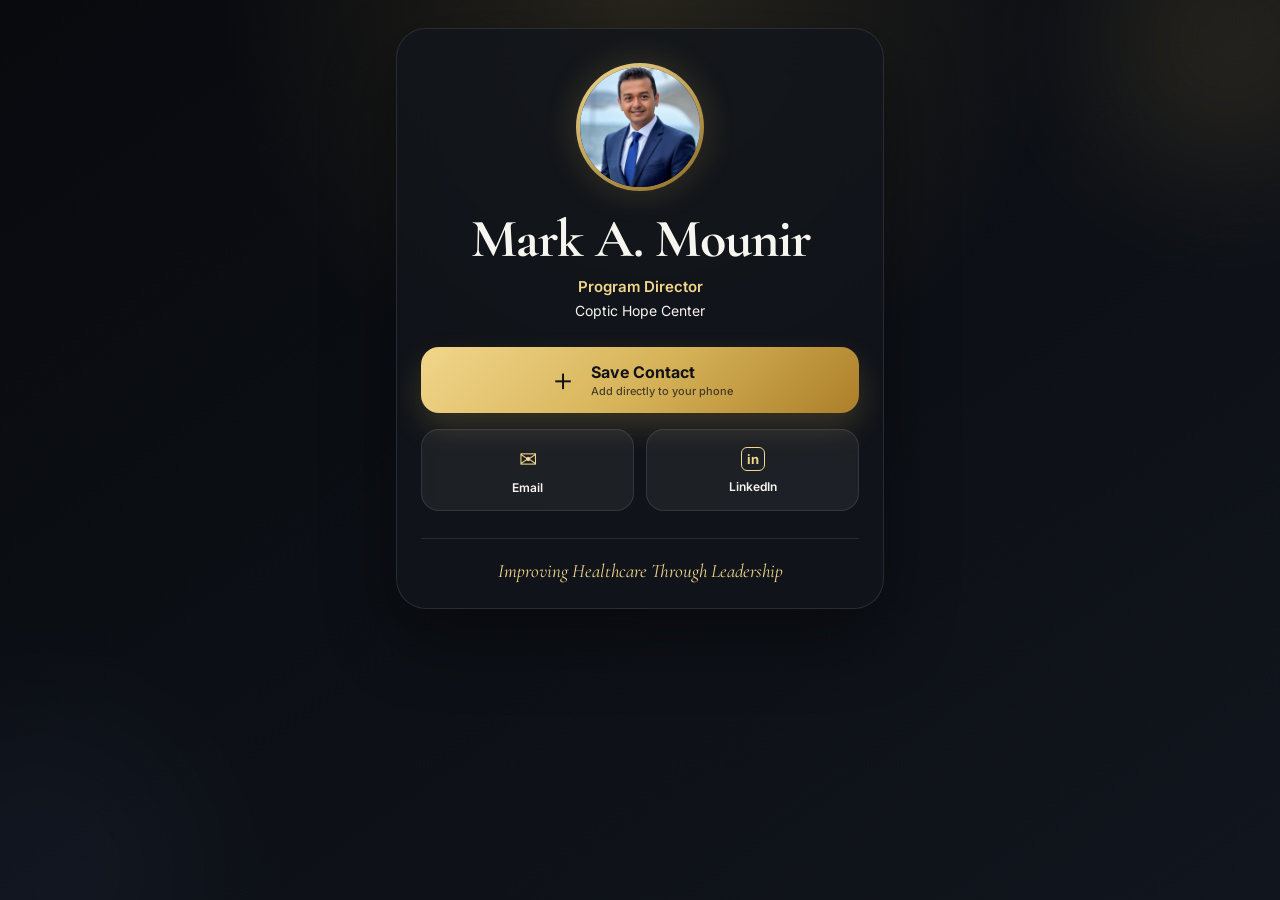
<file: index.html>
<!DOCTYPE html>
<html lang="en">
<head>
  <!-- Google Analytics 4 -->
  <script async src="https://www.googletagmanager.com/gtag/js?id=G-Y64QEYK6LR"></script>
  <script>
    window.dataLayer = window.dataLayer || [];
    function gtag(){dataLayer.push(arguments);}
    gtag('js', new Date());
    gtag('config', 'G-Y64QEYK6LR', {
      anonymize_ip: true
    });
  </script>
  <meta charset="UTF-8">

  <meta
    name="viewport"
    content="width=device-width, initial-scale=1.0"
  >

  <meta
    name="description"
    content="Digital contact card and professional profile"
  >

  <title>Mark Adel</title>

  <link rel="stylesheet" href="style.css">

  <link rel="preconnect" href="https://fonts.googleapis.com">
  <link rel="preconnect" href="https://fonts.gstatic.com" crossorigin>

  <link
    href="https://fonts.googleapis.com/css2?family=Cormorant+Garamond:wght@600;700&family=Inter:wght@400;500;600;700&display=swap"
    rel="stylesheet"
  >
</head>

<body>

  <div class="page-background">
    <div class="background-orb background-orb-one"></div>
    <div class="background-orb background-orb-two"></div>
  </div>

  <main class="page-container">

    <section id="contactCard" class="contact-card">

      <header class="profile-header">

        <div class="photo-frame">
          <img
            id="profilePhoto"
            class="profile-photo"
            src=""
            alt="Profile photo"
          >

          <div id="photoFallback" class="photo-fallback">
            MA
          </div>
        </div>

        <h1 id="profileName" class="profile-name">
          Loading...
        </h1>

        <p id="profileTitle" class="profile-title"></p>

        <p
          id="profileOrganization"
          class="profile-organization"
        ></p>

        <p
          id="profileLocation"
          class="profile-location"
        ></p>

      </header>

      <a
        id="saveContactButton"
        class="save-contact-button"
        href="#"
        download
      >
        <span class="save-contact-icon">＋</span>

        <span>
          <strong>Save Contact</strong>
          <small>Add directly to your phone</small>
        </span>
      </a>

      <div id="actionGrid" class="action-grid">

        <a
          id="callButton"
          class="action-button"
          href="#"
        >
          <span class="action-icon">☎</span>
          <span class="action-label">Call</span>
        </a>

        <a
          id="whatsappButton"
          class="action-button"
          href="#"
          target="_blank"
          rel="noopener"
        >
          <span class="action-icon">◉</span>
          <span class="action-label">WhatsApp</span>
        </a>

        <a
          id="emailButton"
          class="action-button"
          href="#"
        >
          <span class="action-icon">✉</span>
          <span class="action-label">Email</span>
        </a>

        <a
          id="linkedinButton"
          class="action-button"
          href="#"
          target="_blank"
          rel="noopener"
        >
          <span class="action-icon linkedin-icon">in</span>
          <span class="action-label">LinkedIn</span>
        </a>

        <a
          id="websiteButton"
          class="action-button action-button-wide"
          href="#"
          target="_blank"
          rel="noopener"
        >
          <span class="action-icon">◎</span>
          <span class="action-label">Website</span>
        </a>

      </div>

      <p
        id="profileTagline"
        class="profile-tagline"
      ></p>

    </section>

    <section
      id="executiveSection"
      class="executive-section"
    >

      <article
        id="aboutSection"
        class="profile-panel"
      >
        <span class="section-label">Profile</span>

        <h2>About Me</h2>

        <p id="aboutText"></p>
      </article>

      <article
        id="expertiseSection"
        class="profile-panel"
      >
        <span class="section-label">Capabilities</span>

        <h2>Areas of Expertise</h2>

        <div
          id="expertiseList"
          class="expertise-list"
        ></div>
      </article>

      <article
        id="cvSection"
        class="profile-panel"
      >
        <span class="section-label">Professional Background</span>

        <h2>Curriculum Vitae</h2>

        <p>
          View or download my professional CV.
        </p>

        <a
          id="cvButton"
          class="secondary-button"
          href="#"
          target="_blank"
          rel="noopener"
        >
          View CV
        </a>
      </article>

    </section>

  </main>

  <script src="script.js?v=30"></script>

</body>
</html>
</file>
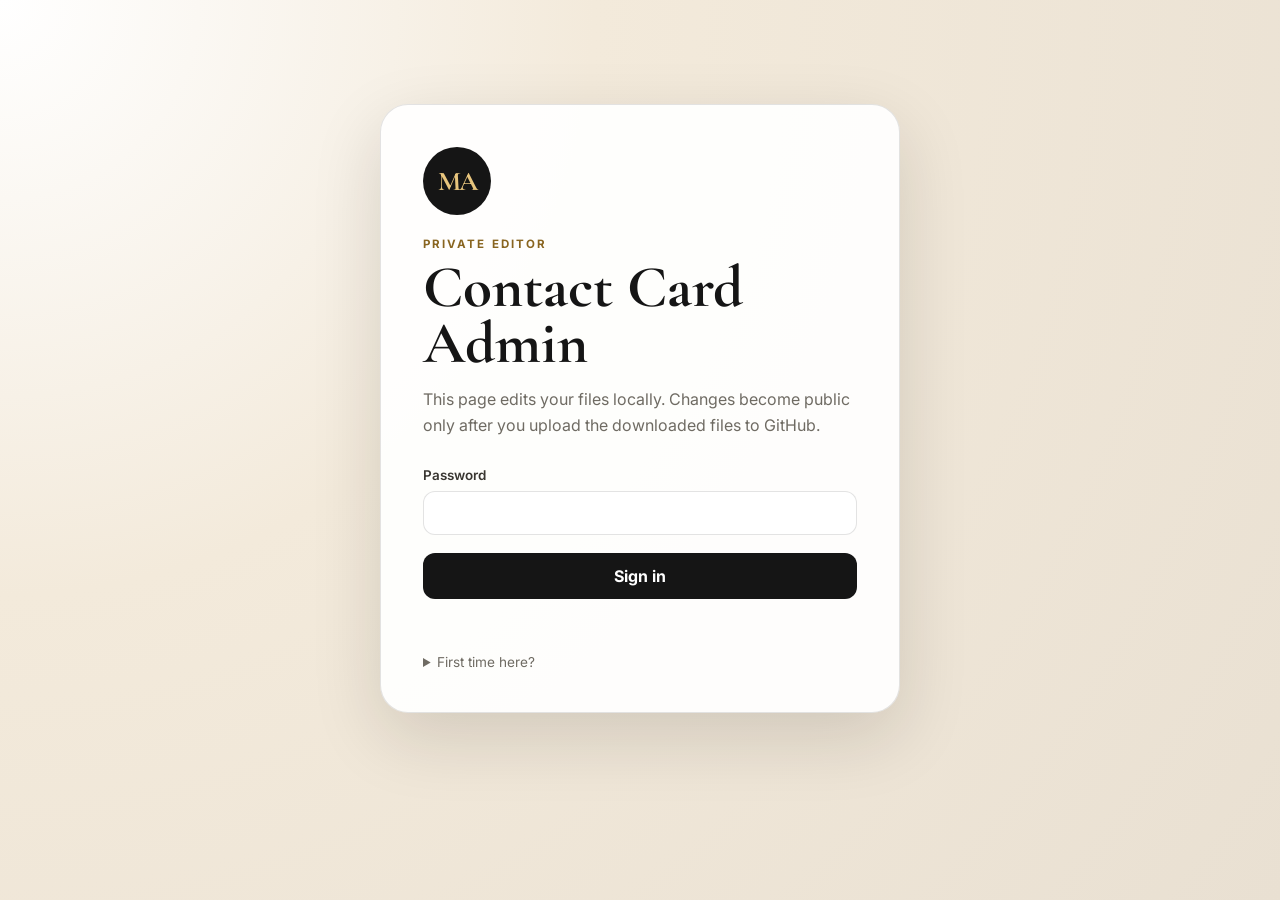
<file: admin.html>
<!DOCTYPE html>
<html lang="en">
<head>
  <meta charset="UTF-8">
  <meta name="viewport" content="width=device-width, initial-scale=1.0">
  <meta name="robots" content="noindex,nofollow,noarchive">
  <title>Contact Card Admin</title>
  <link rel="preconnect" href="https://fonts.googleapis.com">
  <link rel="preconnect" href="https://fonts.gstatic.com" crossorigin>
  <link href="https://fonts.googleapis.com/css2?family=Cormorant+Garamond:wght@600;700&family=Inter:wght@400;500;600;700&display=swap" rel="stylesheet">
  <link rel="stylesheet" href="admin.css?v=50">
  <script src="https://accounts.google.com/gsi/client" async defer></script>
</head>
<body>
  <main class="admin-shell">
    <section id="loginView" class="login-card">
      <div class="brand-mark">MA</div>
      <p class="eyebrow">PRIVATE EDITOR</p>
      <h1>Contact Card Admin</h1>
      <p class="muted">This page edits your files locally. Changes become public only after you upload the downloaded files to GitHub.</p>

      <form id="loginForm" class="stack">
        <label>
          Password
          <input id="passwordInput" type="password" autocomplete="current-password" required>
        </label>
        <button class="primary-button" type="submit">Sign in</button>
        <p id="loginMessage" class="form-message" aria-live="polite"></p>
      </form>

      <details class="first-use">
        <summary>First time here?</summary>
        <p>Default password: <strong>mark-admin</strong>. You can change it inside the editor. The hardcoded fallback is stored as a hash, not as plain-text.</p>
      </details>
    </section>

    <section id="editorView" class="editor-view is-hidden">
      <header class="admin-header">
        <div>
          <p class="eyebrow">CONTACT CARD CONTROL PANEL</p>
          <h1>Edit your public profile</h1>
        </div>
        <div class="header-actions">
          <button id="showEditorButton" class="ghost-button active-admin-view" type="button">Profile editor</button>
          <button id="showAnalyticsButton" class="ghost-button" type="button">Analytics</button>
          <a class="ghost-button" href="index.html" target="_blank" rel="noopener">Open public page</a>
          <button id="logoutButton" class="ghost-button" type="button">Sign out</button>
        </div>
      </header>

      <div class="admin-grid">
        <form id="profileForm" class="form-panel">
          <section class="panel-section">
            <div class="section-heading">
              <span>01</span>
              <div><h2>Profile</h2><p>Identity and headline information</p></div>
            </div>

            <div class="field-grid two-columns">
              <label>Full name<input id="name" type="text"></label>
              <label>Job title<input id="title" type="text"></label>
              <label>Organization<input id="organization" type="text"></label>
              <label>Location<input id="location" type="text"></label>
            </div>
            <label>Tagline<input id="tagline" type="text"></label>

            <div class="photo-editor">
              <div class="photo-preview-wrap">
                <img id="photoPreview" alt="Selected profile preview">
                <div id="photoPreviewFallback">MA</div>
              </div>
              <div class="photo-controls">
                <label class="upload-button">Choose new photo<input id="photoFile" type="file" accept="image/png,image/jpeg,image/webp"></label>
                <label>Photo path in GitHub<input id="photoPath" type="text" value="assets/images/profile.jpg"></label>
                <p class="hint">After choosing a photo, download it below and upload it to the same GitHub path.</p>
              </div>
            </div>
          </section>

          <section class="panel-section">
            <div class="section-heading">
              <span>02</span>
              <div><h2>Contact details</h2><p>Phone, messaging, and professional links</p></div>
            </div>
            <div class="field-grid two-columns">
              <label>Phone<input id="phone" type="tel"></label>
              <label>WhatsApp number<input id="whatsapp" type="text"></label>
              <label>Email<input id="email" type="email"></label>
              <label>LinkedIn URL<input id="linkedin" type="url"></label>
              <label class="full-width">Website URL<input id="website" type="url"></label>
            </div>
          </section>

          <section class="panel-section">
            <div class="section-heading">
              <span>03</span>
              <div><h2>Executive profile</h2><p>About text, expertise, and CV</p></div>
            </div>
            <label>About<textarea id="about" rows="5"></textarea></label>
            <label>Expertise — one item per line<textarea id="expertise" rows="6"></textarea></label>
            <label>CV path<input id="cv" type="text"></label>
          </section>

          <section class="panel-section">
            <div class="section-heading">
              <span>04</span>
              <div><h2>Visible sections</h2><p>Choose what appears publicly</p></div>
            </div>
            <div id="displayToggles" class="toggle-grid"></div>
          </section>

          <section class="panel-section security-section">
            <div class="section-heading">
              <span>05</span>
              <div><h2>Admin password</h2><p>Hardcoded fallback + editable local override</p></div>
            </div>
            <div class="field-grid two-columns">
              <label>New password<input id="newPassword" type="password" minlength="6"></label>
              <label>Confirm password<input id="confirmPassword" type="password" minlength="6"></label>
            </div>
            <button id="changePasswordButton" class="secondary-button" type="button">Change password</button>
            <button id="downloadConfigButton" class="ghost-button full-button" type="button">Download persistent admin-config.js?v=50</button>
            <p class="hint">Changing the password here applies immediately on this browser. Download and replace <strong>admin-config.js?v=50</strong> in GitHub if you want the new password and Analytics settings to become the permanent defaults on every device.</p>
            <p id="passwordMessage" class="form-message" aria-live="polite"></p>
          </section>
        </form>

        <aside class="preview-panel">
          <div class="sticky-preview">
            <p class="eyebrow">LIVE PREVIEW</p>
            <div class="mini-card">
              <div class="mini-photo-wrap">
                <img id="miniPhoto" alt="Profile preview">
                <div id="miniFallback">MA</div>
              </div>
              <h2 id="miniName">Mark Adel</h2>
              <p id="miniTitle"></p>
              <p id="miniOrganization"></p>
              <p id="miniLocation" class="mini-location"></p>
              <div class="mini-actions"><span>Call</span><span>WhatsApp</span><span>Email</span><span>in</span></div>
              <p id="miniTagline" class="mini-tagline"></p>
            </div>

            <div class="export-card">
              <h3>Publish to GitHub</h3>
              <p>Download the updated files, then replace the matching files in your repository.</p>
              <button id="downloadJsonButton" class="primary-button" type="button">1. Download contact.json</button>
              <button id="downloadVcardButton" class="secondary-button" type="button">2. Download Mark_Adel.vcf</button>
              <button id="downloadPhotoButton" class="secondary-button" type="button" disabled>3. Download selected photo</button>
              <button id="saveDraftButton" class="ghost-button full-button" type="button">Save draft on this device</button>
              <button id="resetButton" class="text-button" type="button">Reload published information</button>
              <p id="exportMessage" class="form-message" aria-live="polite"></p>
            </div>
          </div>
        </aside>
      </div>

      <section id="analyticsView" class="analytics-admin-view is-hidden">
        <div class="analytics-admin-heading">
          <div>
            <p class="eyebrow">PRIVATE ANALYTICS</p>
            <h2>Analytics Dashboard</h2>
            <p class="muted">Live and historical data from your Google Analytics 4 property.</p>
          </div>
        </div>

        <section id="analyticsSetupPanel" class="analytics-panel analytics-setup-panel">
          <div>
            <h3>Connect Google Analytics</h3>
            <p class="muted">Your Google access token stays in this browser and is not stored in GitHub.</p>
          </div>
          <div class="analytics-setup-grid">
            <label>GA4 Property ID<input id="gaPropertyId" value="549159908" inputmode="numeric"></label>
            <label>Google OAuth Client ID<input id="gaClientId" value="974834211769-sj4l91tgagkv6cs8p06nkmn5e9gfmc7l.apps.googleusercontent.com" placeholder="xxxxxxxxxxxx.apps.googleusercontent.com"></label>
          </div>
          <div class="analytics-setup-actions">
            <button id="gaConnectButton" class="primary-button" type="button">Connect Google Analytics</button>
            <span id="gaConnectionStatus" class="analytics-status-text">Not connected</span>
          </div>
          <details class="analytics-help">
            <summary>First-time Google setup</summary>
            <p>Enable the Google Analytics Data API in Google Cloud, create an OAuth 2.0 Client ID for a Web application, add your GitHub Pages address as an Authorized JavaScript origin, then paste that Client ID here once.</p>
          </details>
        </section>

        <section id="analyticsDashboard" class="analytics-dashboard analytics-disabled" aria-busy="false">
          
          <div class="analytics-toolbar">
            <div class="analytics-range-buttons">
              <button class="analytics-range active" data-days="1" type="button">Today</button>
              <button class="analytics-range" data-days="7" type="button">7 days</button>
              <button class="analytics-range" data-days="30" type="button">30 days</button>
              <button class="analytics-range" data-days="90" type="button">90 days</button>
            </div>
            <div class="analytics-toolbar-actions">
              <button id="gaRefreshButton" class="ghost-button" type="button">Refresh</button>
              <span id="gaLastUpdated" class="analytics-last-updated">—</span>
            </div>
          </div>

          <section class="analytics-section-block">
            <div class="analytics-section-title">
              <p class="eyebrow">OVERVIEW</p>
              <h3>At a glance</h3>
            </div>
            <div class="analytics-kpi-grid analytics-kpi-grid-2">
              <article class="analytics-kpi accent">
                <span>Unique Visitors</span>
                <strong id="gaActiveUsers">—</strong>
                <small>Selected period</small>
              </article>
              <article class="analytics-kpi live">
                <span>Live Now</span>
                <strong id="gaLiveUsers">—</strong>
                <small>Last 30 minutes</small>
              </article>
            </div>
          </section>

          <section class="analytics-section-block">
            <div class="analytics-section-title">
              <p class="eyebrow">ENGAGEMENT</p>
              <h3>How visitors engage with your card</h3>
            </div>
            <div class="analytics-kpi-grid analytics-kpi-grid-3">
              <article class="analytics-kpi">
                <span>Engagement Rate</span>
                <strong id="gaEngagementRate">—</strong>
                <small>GA4 engaged sessions</small>
              </article>
              <article class="analytics-kpi">
                <span>Average Engaged Time</span>
                <strong id="gaEngagement">—</strong>
                <small>Per active user</small>
              </article>
              <article class="analytics-kpi">
                <span>Returning Visitors</span>
                <strong id="gaReturningVisitors">—</strong>
                <small>Visitors who came back</small>
              </article>
            </div>
          </section>

          <section class="analytics-section-block">
            <div class="analytics-section-title">
              <p class="eyebrow">CONTACT ACTIVITY</p>
              <h3>Actions visitors take</h3>
            </div>
            <div class="analytics-kpi-grid analytics-kpi-grid-3">
              <article class="analytics-kpi">
                <span>Save Contact</span>
                <strong id="gaSaveContact">—</strong>
                <small>Times contact was saved</small>
              </article>
              <article class="analytics-kpi">
                <span>Email</span>
                <strong id="gaEmailClicks">—</strong>
                <small>Email button clicks</small>
              </article>
              <article class="analytics-kpi">
                <span>LinkedIn</span>
                <strong id="gaLinkedInClicks">—</strong>
                <small>LinkedIn button clicks</small>
              </article>
            </div>
          </section>

          <section class="analytics-section-block">
            <div class="analytics-section-title">
              <p class="eyebrow">AUDIENCE</p>
              <h3>Top countries</h3>
            </div>
            <article class="analytics-panel">
              <div id="gaCountries" class="analytics-ranking analytics-empty">—</div>
            </article>
          </section>

          <section class="analytics-section-block">
            <div class="analytics-section-title">
              <p class="eyebrow">TREND</p>
              <h3>Unique visitors over time</h3>
            </div>
            <article class="analytics-panel">
              <div id="gaTrendChart" class="analytics-bar-chart analytics-empty">Connect to load data</div>
            </article>
          </section>

<div id="gaErrorPanel" class="analytics-error is-hidden"></div>
        </section>
      </section>

    </section>
  </main>  <script src="admin-config.js?v=50"></script>
  <script src="admin.js?v=50"></script>
  <script src="admin-analytics.js?v=50"></script>
</body>
</html>
</file>
<file: style.css>
* {
  box-sizing: border-box;
  margin: 0;
  padding: 0;
}

:root {
  --background: #080a0e;
  --panel: rgba(18, 21, 28, 0.82);
  --panel-soft: rgba(255, 255, 255, 0.055);
  --border: rgba(255, 255, 255, 0.1);
  --gold: #d7b45a;
  --gold-light: #f1d68b;
  --text: #f7f5ef;
  --muted: #a9adb7;
}

html {
  scroll-behavior: smooth;
}

body {
  min-height: 100vh;
  font-family: "Inter", sans-serif;
  color: var(--text);
  background: var(--background);
}

.page-background {
  position: fixed;
  inset: 0;
  overflow: hidden;
  z-index: -1;
  background:
    radial-gradient(circle at top, rgba(215, 180, 90, 0.14), transparent 38%),
    linear-gradient(145deg, #080a0e, #11151d);
}

.background-orb {
  position: absolute;
  border-radius: 50%;
  filter: blur(70px);
  opacity: 0.45;
}

.background-orb-one {
  width: 260px;
  height: 260px;
  top: -90px;
  right: -80px;
  background: rgba(215, 180, 90, 0.28);
}

.background-orb-two {
  width: 320px;
  height: 320px;
  bottom: -130px;
  left: -120px;
  background: rgba(77, 98, 146, 0.2);
}

.page-container {
  width: min(100%, 520px);
  margin: 0 auto;
  padding: 28px 16px 56px;
}

.contact-card {
  position: relative;
  padding: 34px 24px 26px;
  border: 1px solid var(--border);
  border-radius: 30px;
  background: var(--panel);
  backdrop-filter: blur(24px);
  -webkit-backdrop-filter: blur(24px);
  box-shadow: 0 28px 70px rgba(0, 0, 0, 0.42);
  overflow: hidden;
}

.profile-header {
  text-align: center;
}

.photo-frame {
  width: 128px;
  height: 128px;
  margin: 0 auto 22px;
  position: relative;
  border-radius: 50%;
  padding: 4px;
  background: linear-gradient(145deg, var(--gold-light), #8c6b24);
  box-shadow: 0 0 34px rgba(215, 180, 90, 0.2);
}

.profile-photo,
.photo-fallback {
  width: 100%;
  height: 100%;
  border-radius: 50%;
}

.profile-photo {
  display: none;
  object-fit: cover;
  background: #141820;
}

.photo-fallback {
  display: grid;
  place-items: center;
  font-family: "Cormorant Garamond", serif;
  font-size: 38px;
  font-weight: 700;
  color: #111318;
  background: linear-gradient(145deg, #f2d990, #b98c2f);
}

.profile-name {
  font-family: "Cormorant Garamond", serif;
  font-size: clamp(42px, 11vw, 54px);
  line-height: 0.95;
  letter-spacing: -1px;
}

.profile-title {
  margin-top: 13px;
  color: var(--gold-light);
  font-size: 15px;
  font-weight: 600;
}

.profile-organization {
  margin-top: 6px;
  color: var(--text);
  font-size: 14px;
}

.profile-location {
  margin-top: 10px;
  color: var(--muted);
  font-size: 13px;
}

.save-contact-button {
  margin-top: 28px;
  min-height: 66px;
  padding: 12px 18px;
  border-radius: 18px;
  display: flex;
  align-items: center;
  justify-content: center;
  gap: 13px;
  color: #111318;
  text-decoration: none;
  background: linear-gradient(135deg, var(--gold-light), var(--gold), #ac7f29);
  box-shadow: 0 14px 30px rgba(215, 180, 90, 0.2);
  transition: transform 0.2s ease, box-shadow 0.2s ease;
}

.save-contact-button:hover {
  transform: translateY(-2px);
  box-shadow: 0 18px 38px rgba(215, 180, 90, 0.3);
}

.save-contact-icon {
  font-size: 30px;
  font-weight: 300;
}

.save-contact-button span:last-child {
  display: flex;
  flex-direction: column;
}

.save-contact-button strong {
  font-size: 16px;
}

.save-contact-button small {
  margin-top: 2px;
  font-size: 11px;
  font-weight: 500;
  opacity: 0.72;
}

.action-grid {
  margin-top: 16px;
  display: grid;
  grid-template-columns: repeat(2, 1fr);
  gap: 12px;
}

.action-button {
  min-height: 82px;
  padding: 14px 10px;
  border: 1px solid var(--border);
  border-radius: 18px;
  display: flex;
  flex-direction: column;
  align-items: center;
  justify-content: center;
  gap: 8px;
  color: var(--text);
  text-decoration: none;
  background: var(--panel-soft);
  transition:
    transform 0.2s ease,
    border-color 0.2s ease,
    background 0.2s ease;
}

.action-button:hover {
  transform: translateY(-3px);
  border-color: rgba(215, 180, 90, 0.55);
  background: rgba(215, 180, 90, 0.07);
}

.action-button-wide {
  grid-column: 1 / -1;
}

.action-icon {
  font-size: 22px;
  color: var(--gold-light);
}

.linkedin-icon {
  width: 24px;
  height: 24px;
  border: 1px solid var(--gold-light);
  border-radius: 6px;
  display: grid;
  place-items: center;
  font-size: 13px;
  font-weight: 700;
}

.action-label {
  font-size: 12px;
  font-weight: 600;
}

.profile-tagline {
  margin-top: 27px;
  padding-top: 20px;
  border-top: 1px solid var(--border);
  color: var(--gold-light);
  font-family: "Cormorant Garamond", serif;
  font-size: 19px;
  font-style: italic;
  text-align: center;
}

.executive-section {
  display: grid;
  gap: 15px;
  margin-top: 18px;
}

.profile-panel {
  padding: 24px;
  border: 1px solid var(--border);
  border-radius: 23px;
  background: rgba(18, 21, 28, 0.72);
  backdrop-filter: blur(20px);
  -webkit-backdrop-filter: blur(20px);
}

.section-label {
  color: var(--gold);
  font-size: 10px;
  font-weight: 700;
  letter-spacing: 1.5px;
  text-transform: uppercase;
}

.profile-panel h2 {
  margin-top: 8px;
  font-family: "Cormorant Garamond", serif;
  font-size: 29px;
}

.profile-panel p {
  margin-top: 11px;
  color: var(--muted);
  font-size: 14px;
  line-height: 1.7;
}

.expertise-list {
  margin-top: 15px;
  display: flex;
  flex-wrap: wrap;
  gap: 9px;
}

.expertise-item {
  padding: 9px 12px;
  border: 1px solid var(--border);
  border-radius: 999px;
  color: var(--text);
  background: var(--panel-soft);
  font-size: 12px;
}

.secondary-button {
  display: inline-flex;
  margin-top: 18px;
  min-height: 44px;
  padding: 0 18px;
  border: 1px solid rgba(215, 180, 90, 0.5);
  border-radius: 13px;
  align-items: center;
  color: var(--gold-light);
  text-decoration: none;
  font-size: 13px;
  font-weight: 600;
}

.is-hidden {
  display: none !important;
}

body.card-layout .executive-section {
  display: none;
}

body.profile-layout .executive-section {
  display: grid;
}

@media (max-width: 420px) {
  .page-container {
    padding: 14px 12px 38px;
  }

  .contact-card {
    padding: 28px 18px 22px;
    border-radius: 25px;
  }

  .photo-frame {
    width: 112px;
    height: 112px;
  }

  .action-button {
    min-height: 76px;
  }
}
</file>
<file: admin.css>
:root {
  --ink: #151515;
  --muted: #6f6b63;
  --paper: #f6f2ea;
  --panel: rgba(255,255,255,.92);
  --line: rgba(25,25,25,.12);
  --gold: #b58a3d;
  --gold-dark: #896520;
  --shadow: 0 24px 70px rgba(27,22,14,.14);
}
* { box-sizing: border-box; }
body { margin: 0; min-height: 100vh; font-family: Inter, sans-serif; color: var(--ink); background: radial-gradient(circle at top left,#fff 0,#f3eadb 38%,#e9e0d2 100%); }
button,input,textarea { font: inherit; }
button { cursor: pointer; }
.is-hidden { display: none !important; }
.admin-shell { width: min(1440px, calc(100% - 32px)); margin: 0 auto; padding: 32px 0 64px; }
.login-card { width: min(520px,100%); margin: 8vh auto 0; padding: 42px; background: var(--panel); border: 1px solid var(--line); border-radius: 28px; box-shadow: var(--shadow); }
.brand-mark { width: 68px; height: 68px; display: grid; place-items: center; border-radius: 50%; background: var(--ink); color: #e8c57d; font: 700 27px/1 "Cormorant Garamond",serif; letter-spacing: -.06em; }
.eyebrow { margin: 22px 0 8px; color: var(--gold-dark); font-size: .72rem; font-weight: 700; letter-spacing: .18em; }
h1,h2,h3 { font-family: "Cormorant Garamond",serif; margin-top: 0; }
h1 { margin-bottom: 12px; font-size: clamp(2.2rem,5vw,3.7rem); line-height: .95; }
.muted,.hint,.section-heading p,.export-card p { color: var(--muted); line-height: 1.6; }
.stack { display: grid; gap: 18px; margin-top: 28px; }
label { display: grid; gap: 8px; color: #393631; font-size: .84rem; font-weight: 600; }
input,textarea { width: 100%; border: 1px solid var(--line); background: #fff; border-radius: 12px; padding: 13px 14px; color: var(--ink); outline: none; transition: .18s ease; }
input:focus,textarea:focus { border-color: var(--gold); box-shadow: 0 0 0 4px rgba(181,138,61,.12); }
textarea { resize: vertical; line-height: 1.5; }
.primary-button,.secondary-button,.ghost-button,.upload-button { min-height: 46px; display: inline-flex; align-items: center; justify-content: center; border-radius: 12px; padding: 0 18px; text-decoration: none; font-weight: 700; border: 1px solid transparent; }
.primary-button { background: var(--ink); color: #fff; }
.secondary-button { background: #fff; color: var(--ink); border-color: var(--line); }
.ghost-button { background: transparent; color: var(--ink); border-color: var(--line); }
.full-button { width: 100%; }
.text-button { border: 0; background: none; color: var(--muted); text-decoration: underline; }
.first-use { margin-top: 22px; color: var(--muted); font-size: .85rem; }
.admin-header { display: flex; justify-content: space-between; align-items: end; gap: 24px; margin-bottom: 28px; }
.admin-header h1 { margin-bottom: 0; }
.header-actions { display: flex; gap: 10px; flex-wrap: wrap; }
.admin-grid { display: grid; grid-template-columns: minmax(0,1fr) 390px; gap: 24px; align-items: start; }
.form-panel { display: grid; gap: 18px; }
.panel-section,.preview-panel { background: var(--panel); border: 1px solid var(--line); border-radius: 24px; box-shadow: 0 16px 50px rgba(27,22,14,.08); }
.panel-section { padding: 28px; }
.section-heading { display: flex; gap: 16px; align-items: flex-start; padding-bottom: 20px; margin-bottom: 22px; border-bottom: 1px solid var(--line); }
.section-heading > span { color: var(--gold-dark); font-size: .75rem; font-weight: 700; letter-spacing: .12em; }
.section-heading h2 { margin: -7px 0 2px; font-size: 2rem; }
.section-heading p { margin: 0; font-size: .84rem; }
.field-grid { display: grid; gap: 16px; }
.two-columns { grid-template-columns: repeat(2,minmax(0,1fr)); }
.full-width { grid-column: 1/-1; }
.panel-section > label,.panel-section > .field-grid { margin-bottom: 16px; }
.photo-editor { display: grid; grid-template-columns: 150px 1fr; gap: 22px; align-items: center; margin-top: 14px; }
.photo-preview-wrap,.mini-photo-wrap { position: relative; overflow: hidden; border-radius: 50%; background: #1b1b1b; }
.photo-preview-wrap { width: 150px; height: 150px; }
.photo-preview-wrap img,.mini-photo-wrap img { width: 100%; height: 100%; object-fit: cover; display: none; }
#photoPreviewFallback,#miniFallback { position: absolute; inset: 0; display: grid; place-items: center; color: #e8c57d; font: 700 40px/1 "Cormorant Garamond",serif; }
.photo-controls { display: grid; gap: 13px; }
.upload-button { width: fit-content; background: #f0e6d3; color: #654910; border-color: rgba(181,138,61,.25); }
.upload-button input { display: none; }
.hint { margin: 0; font-size: .78rem; }
.toggle-grid { display: grid; grid-template-columns: repeat(2,minmax(0,1fr)); gap: 12px; }
.toggle-item { display: flex; align-items: center; justify-content: space-between; gap: 12px; padding: 12px 14px; background: #fff; border: 1px solid var(--line); border-radius: 12px; font-size: .83rem; font-weight: 600; }
.toggle-item input { width: 18px; height: 18px; accent-color: var(--gold-dark); }
.preview-panel { padding: 20px; }
.sticky-preview { position: sticky; top: 20px; }
.mini-card { padding: 30px 24px; border-radius: 22px; background: linear-gradient(145deg,#171717,#292929); color: #fff; text-align: center; box-shadow: 0 20px 50px rgba(0,0,0,.24); }
.mini-photo-wrap { width: 118px; height: 118px; margin: 0 auto 18px; border: 2px solid #c7a15b; }
.mini-card h2 { margin: 0 0 5px; font-size: 2.25rem; }
.mini-card p { margin: 4px 0; color: rgba(255,255,255,.72); }
.mini-location { font-size: .82rem; }
.mini-actions { display: grid; grid-template-columns: repeat(4,1fr); gap: 6px; margin: 22px 0; }
.mini-actions span { padding: 9px 3px; border: 1px solid rgba(255,255,255,.15); border-radius: 9px; font-size: .66rem; }
.mini-tagline { padding-top: 18px; border-top: 1px solid rgba(255,255,255,.13); font-family: "Cormorant Garamond",serif; font-size: 1.2rem; color: #e3c37e !important; }
.export-card { display: grid; gap: 10px; margin-top: 18px; padding: 20px; border: 1px solid var(--line); border-radius: 18px; background: #fff; }
.export-card h3 { margin: 0; font-size: 1.5rem; }
.export-card p { margin: 0 0 6px; font-size: .8rem; }
.form-message { min-height: 1.2em; margin: 0; color: #9b392d; font-size: .8rem; }
.form-message.success { color: #28744d; }
@media (max-width: 980px) { .admin-grid { grid-template-columns: 1fr; } .sticky-preview { position: static; } .preview-panel { order: -1; } }
@media (max-width: 650px) { .admin-shell { width: min(100% - 18px,1440px); padding-top: 14px; } .login-card,.panel-section,.preview-panel { padding: 20px; border-radius: 18px; } .admin-header { align-items: flex-start; flex-direction: column; } .two-columns,.toggle-grid,.photo-editor { grid-template-columns: 1fr; } .photo-preview-wrap { margin: auto; } }


/* Analytics control panel */
.analytics-status-card {
  display: flex;
  align-items: center;
  justify-content: space-between;
  gap: 16px;
  padding: 18px 20px;
  margin-bottom: 18px;
  border: 1px solid rgba(214, 177, 77, 0.25);
  border-radius: 16px;
  background: rgba(214, 177, 77, 0.06);
}

.analytics-status-label {
  margin: 0 0 4px;
  font-size: 0.78rem;
  color: var(--muted, #9ca3af);
  text-transform: uppercase;
  letter-spacing: 0.08em;
}

.analytics-live-badge {
  display: inline-flex;
  align-items: center;
  gap: 7px;
  padding: 7px 11px;
  border-radius: 999px;
  background: rgba(34, 197, 94, 0.12);
  color: #86efac;
  font-size: 0.78rem;
  font-weight: 700;
}

.analytics-live-badge::before {
  content: "";
  width: 8px;
  height: 8px;
  border-radius: 50%;
  background: #22c55e;
  box-shadow: 0 0 0 4px rgba(34, 197, 94, 0.12);
}

.analytics-info-grid {
  display: grid;
  grid-template-columns: repeat(3, minmax(0, 1fr));
  gap: 12px;
  margin: 18px 0;
}

.analytics-info-item {
  display: flex;
  flex-direction: column;
  gap: 6px;
  min-height: 108px;
  padding: 16px;
  border: 1px solid rgba(255,255,255,0.08);
  border-radius: 14px;
  background: rgba(255,255,255,0.025);
}

.analytics-info-item strong {
  color: #f2d27a;
}

.analytics-info-item span {
  color: var(--muted, #9ca3af);
  font-size: 0.86rem;
  line-height: 1.5;
}

.analytics-actions {
  display: flex;
  flex-direction: column;
  align-items: flex-start;
  gap: 12px;
}

.analytics-link {
  text-decoration: none;
}

@media (max-width: 760px) {
  .analytics-info-grid {
    grid-template-columns: 1fr;
  }

  .analytics-status-card {
    align-items: flex-start;
    flex-direction: column;
  }
}


/* ===== Merged admin analytics view ===== */
.active-admin-view {
  border-color: rgba(215,179,91,.55) !important;
  color: #f0d78d !important;
}
.analytics-admin-view { margin-top: 24px; }
.analytics-admin-heading { margin-bottom: 18px; }
.analytics-admin-heading h2 { font-family: "Cormorant Garamond", Georgia, serif; font-size: 2.2rem; margin: 0 0 5px; }
.analytics-panel {
  background: rgba(10,24,40,.96);
  border: 1px solid rgba(255,255,255,.09);
  border-radius: 18px;
  padding: 20px;
}
.analytics-setup-panel { display:grid; grid-template-columns:minmax(220px,.8fr) minmax(360px,1.2fr); gap:18px; margin-bottom:18px; }
.analytics-setup-grid { display:grid; grid-template-columns:180px 1fr; gap:12px; }
.analytics-setup-actions { grid-column:2; display:flex; gap:12px; align-items:center; flex-wrap:wrap; }
.analytics-help { grid-column:1/-1; color:#9aabbd; font-size:.84rem; }
.analytics-help summary { color:#e7c96f; cursor:pointer; }
.analytics-status-text,.analytics-last-updated { color:#9aabbd; font-size:.78rem; }
.analytics-status-text.connected { color:#55d69a; }
.analytics-dashboard.analytics-disabled { opacity:.55; pointer-events:none; }
.analytics-toolbar { display:flex; justify-content:space-between; align-items:center; gap:12px; margin:16px 0; }
.analytics-range-buttons,.analytics-toolbar-actions { display:flex; gap:8px; align-items:center; flex-wrap:wrap; }
.analytics-range {
  border:1px solid rgba(255,255,255,.1); background:rgba(255,255,255,.03);
  color:#e8edf4; padding:8px 11px; border-radius:10px; cursor:pointer;
}
.analytics-range.active { color:#f0d78d; border-color:rgba(215,179,91,.5); background:rgba(215,179,91,.11); }
.analytics-kpi-grid { display:grid; grid-template-columns:repeat(6,minmax(0,1fr)); gap:11px; }
.analytics-kpi {
  min-height:118px; padding:16px; border:1px solid rgba(255,255,255,.08); border-radius:15px;
  background:rgba(10,24,40,.88); display:flex; flex-direction:column; justify-content:center;
}
.analytics-kpi span,.analytics-kpi small { color:#91a2b6; }
.analytics-kpi span { font-size:.76rem; }
.analytics-kpi strong { font-family:"Cormorant Garamond",Georgia,serif; font-size:2rem; margin:5px 0; color:#f6f8fb; }
.analytics-kpi.live strong { color:#55d69a; }
.analytics-kpi.accent { border-color:rgba(215,179,91,.35); background:linear-gradient(145deg,rgba(215,179,91,.1),rgba(10,24,40,.9)); }
.analytics-insight-grid { display:grid; grid-template-columns:repeat(3,minmax(0,1fr)); gap:12px; margin-top:12px; }
.analytics-wide { grid-column:span 2; }
.analytics-panel-heading { display:flex; justify-content:space-between; align-items:flex-start; margin-bottom:15px; }
.analytics-panel-heading h3 { margin:0; font-size:1rem; }
.analytics-ranking,.analytics-action-list { display:flex; flex-direction:column; gap:9px; }
.analytics-rank-row,.analytics-action-row { display:grid; grid-template-columns:minmax(0,1fr) auto; gap:8px; align-items:center; }
.analytics-rank-label,.analytics-action-label { overflow:hidden; text-overflow:ellipsis; white-space:nowrap; font-size:.85rem; }
.analytics-rank-value,.analytics-action-value { color:#f0d78d; font-variant-numeric:tabular-nums; }
.analytics-meter { grid-column:1/-1; height:5px; background:rgba(255,255,255,.06); border-radius:999px; overflow:hidden; }
.analytics-meter i { display:block; height:100%; background:linear-gradient(90deg,#d7b35b,#f0d78d); }
.analytics-bar-chart { min-height:225px; display:flex; align-items:flex-end; gap:6px; overflow-x:auto; padding-top:10px; }
.analytics-bar-column { min-width:18px; flex:1; height:205px; display:flex; flex-direction:column; justify-content:flex-end; align-items:center; gap:6px; }
.analytics-bar { width:100%; max-width:30px; min-height:2px; border-radius:5px 5px 2px 2px; background:linear-gradient(180deg,#f0d78d,#b98e33); position:relative; }
.analytics-bar-label { font-size:.58rem; color:#91a2b6; writing-mode:vertical-rl; transform:rotate(180deg); max-height:44px; }
.analytics-interest-box { border:1px solid rgba(215,179,91,.25); background:rgba(215,179,91,.07); border-radius:14px; padding:16px; margin-bottom:12px; }
.analytics-interest-box strong { display:block; color:#f0d78d; font-family:"Cormorant Garamond",Georgia,serif; font-size:2rem; }
.analytics-interest-box span { color:#91a2b6; font-size:.76rem; }
.analytics-live-dot { color:#55d69a; font-size:.65rem; padding:4px 7px; border:1px solid rgba(85,214,154,.25); border-radius:999px; }
.analytics-empty { color:#91a2b6; font-size:.82rem; }
.analytics-error { margin-top:12px; padding:12px; border-radius:10px; background:rgba(255,110,110,.08); border:1px solid rgba(255,110,110,.28); color:#ffc1c1; white-space:pre-wrap; }
@media(max-width:1100px){
  .analytics-kpi-grid{grid-template-columns:repeat(3,1fr)}
  .analytics-insight-grid{grid-template-columns:repeat(2,1fr)}
  .analytics-wide{grid-column:1/-1}
  .analytics-setup-panel{grid-template-columns:1fr}
  .analytics-setup-actions{grid-column:auto}
}
@media(max-width:700px){
  .analytics-kpi-grid{grid-template-columns:repeat(2,1fr)}
  .analytics-insight-grid{grid-template-columns:1fr}
  .analytics-wide{grid-column:auto}
  .analytics-toolbar{align-items:flex-start;flex-direction:column}
  .analytics-setup-grid{grid-template-columns:1fr}
}


/* ===== Clean analytics dashboard v40 ===== */
.analytics-section-block {
  margin-top: 22px;
}

.analytics-section-title {
  margin-bottom: 12px;
}

.analytics-section-title h3 {
  margin: 0;
  font-family: Inter, ui-sans-serif, system-ui, -apple-system, BlinkMacSystemFont, "Segoe UI", sans-serif;
  font-size: 1rem;
  font-weight: 700;
  color: #1b1b1b;
}

.analytics-kpi-grid-2 {
  grid-template-columns: repeat(2, minmax(0, 1fr));
}

.analytics-kpi-grid-3 {
  grid-template-columns: repeat(3, minmax(0, 1fr));
}

.analytics-kpi strong,
.analytics-rank-value,
.analytics-action-value,
.analytics-last-updated,
.analytics-status-text {
  font-family: Inter, ui-sans-serif, system-ui, -apple-system, BlinkMacSystemFont, "Segoe UI", sans-serif !important;
  font-variant-numeric: tabular-nums;
}

.analytics-kpi strong {
  font-size: 2rem !important;
  font-weight: 750 !important;
  letter-spacing: -0.03em;
}

.analytics-kpi span,
.analytics-kpi small,
.analytics-rank-label,
.analytics-panel-heading h3,
.analytics-empty {
  font-family: Inter, ui-sans-serif, system-ui, -apple-system, BlinkMacSystemFont, "Segoe UI", sans-serif !important;
}

.analytics-panel {
  color: #eef4fb;
}

.analytics-panel .analytics-rank-label,
.analytics-panel .analytics-empty {
  color: #c7d3df;
}

.analytics-panel .analytics-rank-value {
  color: #f0d78d;
}

.analytics-bar-label {
  writing-mode: horizontal-tb !important;
  transform: none !important;
  max-height: none !important;
  font-size: .68rem !important;
}

.analytics-bar-chart {
  min-height: 250px;
  align-items: flex-end;
}

.analytics-bar-column {
  height: 220px;
}

@media (max-width: 760px) {
  .analytics-kpi-grid-2,
  .analytics-kpi-grid-3 {
    grid-template-columns: 1fr;
  }
}


/* =========================================================
   PREMIUM ANALYTICS UI v50
   Light executive dashboard matching the approved mockup.
========================================================= */

#analyticsView {
  --analytics-bg: #fbfaf7;
  --analytics-card: #ffffff;
  --analytics-text: #172033;
  --analytics-muted: #6f7887;
  --analytics-line: #e6e1d8;
  --analytics-gold: #d5aa42;
  --analytics-gold-dark: #9b6d08;
  --analytics-green: #19a963;
  --analytics-soft-gold: #fff8e4;
  color: var(--analytics-text);
}

#analyticsView .analytics-admin-heading h2,
#analyticsView .analytics-section-title h3,
#analyticsView .analytics-kpi strong,
#analyticsView .analytics-kpi span,
#analyticsView .analytics-kpi small,
#analyticsView .analytics-rank-label,
#analyticsView .analytics-rank-value,
#analyticsView .analytics-status-text,
#analyticsView .analytics-last-updated,
#analyticsView .analytics-range,
#analyticsView .ghost-button,
#analyticsView .primary-button,
#analyticsView input,
#analyticsView p,
#analyticsView details,
#analyticsView summary {
  font-family: Inter, ui-sans-serif, system-ui, -apple-system, BlinkMacSystemFont, "Segoe UI", Arial, sans-serif !important;
}

#analyticsView .analytics-admin-heading h2 {
  color: var(--analytics-text);
  font-size: 2.25rem;
  font-weight: 800;
  letter-spacing: -0.04em;
}

#analyticsView .analytics-admin-heading .muted,
#analyticsView .analytics-setup-panel .muted {
  color: var(--analytics-muted) !important;
}

#analyticsView .eyebrow {
  color: var(--analytics-gold-dark) !important;
  letter-spacing: .12em;
  font-weight: 800;
}

/* Setup panel */
#analyticsView .analytics-setup-panel {
  background: var(--analytics-card) !important;
  border: 1px solid var(--analytics-line) !important;
  box-shadow: 0 8px 28px rgba(28, 36, 51, .05) !important;
}

#analyticsView .analytics-setup-panel h3,
#analyticsView .analytics-setup-panel label,
#analyticsView .analytics-setup-panel summary {
  color: var(--analytics-text) !important;
}

#analyticsView .analytics-setup-panel input {
  background: #fff !important;
  color: var(--analytics-text) !important;
  border: 1px solid #d7dbe1 !important;
}

#analyticsView .analytics-setup-panel input:focus {
  border-color: var(--analytics-gold) !important;
  box-shadow: 0 0 0 3px rgba(213,170,66,.13);
}

#analyticsView .analytics-status-text.connected {
  color: var(--analytics-green) !important;
}

/* Toolbar */
#analyticsView .analytics-toolbar {
  margin-top: 22px;
  margin-bottom: 22px;
}

#analyticsView .analytics-range {
  color: #626b77 !important;
  background: #fff !important;
  border: 1px solid var(--analytics-line) !important;
  font-weight: 650;
}

#analyticsView .analytics-range.active {
  color: var(--analytics-gold-dark) !important;
  background: var(--analytics-soft-gold) !important;
  border-color: var(--analytics-gold) !important;
  box-shadow: 0 3px 12px rgba(213,170,66,.12);
}

#analyticsView #gaRefreshButton {
  background: #fff !important;
  color: var(--analytics-text) !important;
  border: 1px solid var(--analytics-line) !important;
  font-weight: 700;
}

#analyticsView .analytics-last-updated {
  color: #8a93a1 !important;
}

/* Section labels */
#analyticsView .analytics-section-block {
  margin-top: 30px;
}

#analyticsView .analytics-section-title {
  margin-bottom: 14px;
}

#analyticsView .analytics-section-title h3 {
  color: var(--analytics-text) !important;
  font-size: 1rem !important;
  font-weight: 750 !important;
  letter-spacing: -0.01em;
}

/* KPI cards */
#analyticsView .analytics-kpi-grid {
  gap: 16px !important;
}

#analyticsView .analytics-kpi {
  min-height: 128px !important;
  background: var(--analytics-card) !important;
  color: var(--analytics-text) !important;
  border: 1px solid var(--analytics-line) !important;
  box-shadow: 0 6px 22px rgba(28, 36, 51, .045) !important;
  border-radius: 14px !important;
  padding: 20px !important;
}

#analyticsView .analytics-kpi.accent {
  background: var(--analytics-card) !important;
  border-color: var(--analytics-line) !important;
}

#analyticsView .analytics-kpi span {
  color: #5c6675 !important;
  font-size: .82rem !important;
  font-weight: 650;
}

#analyticsView .analytics-kpi strong {
  color: var(--analytics-text) !important;
  font-size: 2.05rem !important;
  font-weight: 800 !important;
  line-height: 1.05;
  margin: 8px 0 7px !important;
}

#analyticsView .analytics-kpi.live strong {
  color: var(--analytics-green) !important;
}

#analyticsView .analytics-kpi small {
  color: var(--analytics-muted) !important;
  font-size: .76rem !important;
}

/* Audience and trend cards */
#analyticsView .analytics-panel {
  background: var(--analytics-card) !important;
  color: var(--analytics-text) !important;
  border: 1px solid var(--analytics-line) !important;
  box-shadow: 0 6px 22px rgba(28, 36, 51, .045) !important;
  border-radius: 14px !important;
  padding: 22px !important;
}

#analyticsView .analytics-ranking {
  gap: 18px !important;
}

#analyticsView .analytics-rank-row {
  display: block !important;
}

#analyticsView .analytics-rank-topline {
  display: flex;
  justify-content: space-between;
  align-items: baseline;
  gap: 14px;
  margin-bottom: 8px;
}

#analyticsView .analytics-rank-label {
  color: var(--analytics-text) !important;
  font-size: .9rem !important;
  font-weight: 650;
}

#analyticsView .analytics-rank-value {
  color: var(--analytics-text) !important;
  font-size: .9rem !important;
  font-weight: 800;
}

#analyticsView .analytics-rank-percent {
  color: var(--analytics-muted) !important;
  font-size: .78rem;
  font-weight: 600;
}

#analyticsView .analytics-meter {
  height: 6px !important;
  background: #eceff3 !important;
  border-radius: 999px !important;
}

#analyticsView .analytics-meter i {
  background: linear-gradient(90deg, #e8c96e, var(--analytics-gold)) !important;
  border-radius: 999px !important;
}

/* Compact line chart */
#analyticsView .analytics-line-chart {
  width: 100%;
  min-height: 0 !important;
  height: 250px !important;
  overflow: hidden;
}

#analyticsView .analytics-line-chart svg {
  display: block;
  width: 100%;
  height: 100%;
}

#analyticsView .analytics-chart-grid {
  stroke: #eceff2;
  stroke-width: 1;
}

#analyticsView .analytics-chart-axis {
  fill: #8b93a0;
  font-family: Inter, ui-sans-serif, system-ui, sans-serif;
  font-size: 11px;
}

#analyticsView .analytics-chart-line {
  fill: none;
  stroke: var(--analytics-gold);
  stroke-width: 2.5;
  stroke-linejoin: round;
  stroke-linecap: round;
}

#analyticsView .analytics-chart-area {
  fill: rgba(213,170,66,.10);
}

#analyticsView .analytics-chart-dot {
  fill: var(--analytics-gold);
  stroke: #fff;
  stroke-width: 2;
}

/* Error */
#analyticsView .analytics-error {
  background: #fff2f2 !important;
  border-color: #f0c8c8 !important;
  color: #a83333 !important;
}

/* Main editor header buttons */
.header-actions .ghost-button {
  font-family: Inter, ui-sans-serif, system-ui, sans-serif !important;
  font-weight: 700;
}

/* Make the whole analytics area feel like one white SaaS dashboard */
#analyticsView {
  background: transparent;
}

@media (max-width: 760px) {
  #analyticsView .analytics-admin-heading h2 {
    font-size: 1.85rem;
  }

  #analyticsView .analytics-line-chart {
    height: 220px !important;
  }

  #analyticsView .analytics-rank-topline {
    align-items: flex-start;
  }
}
</file>
